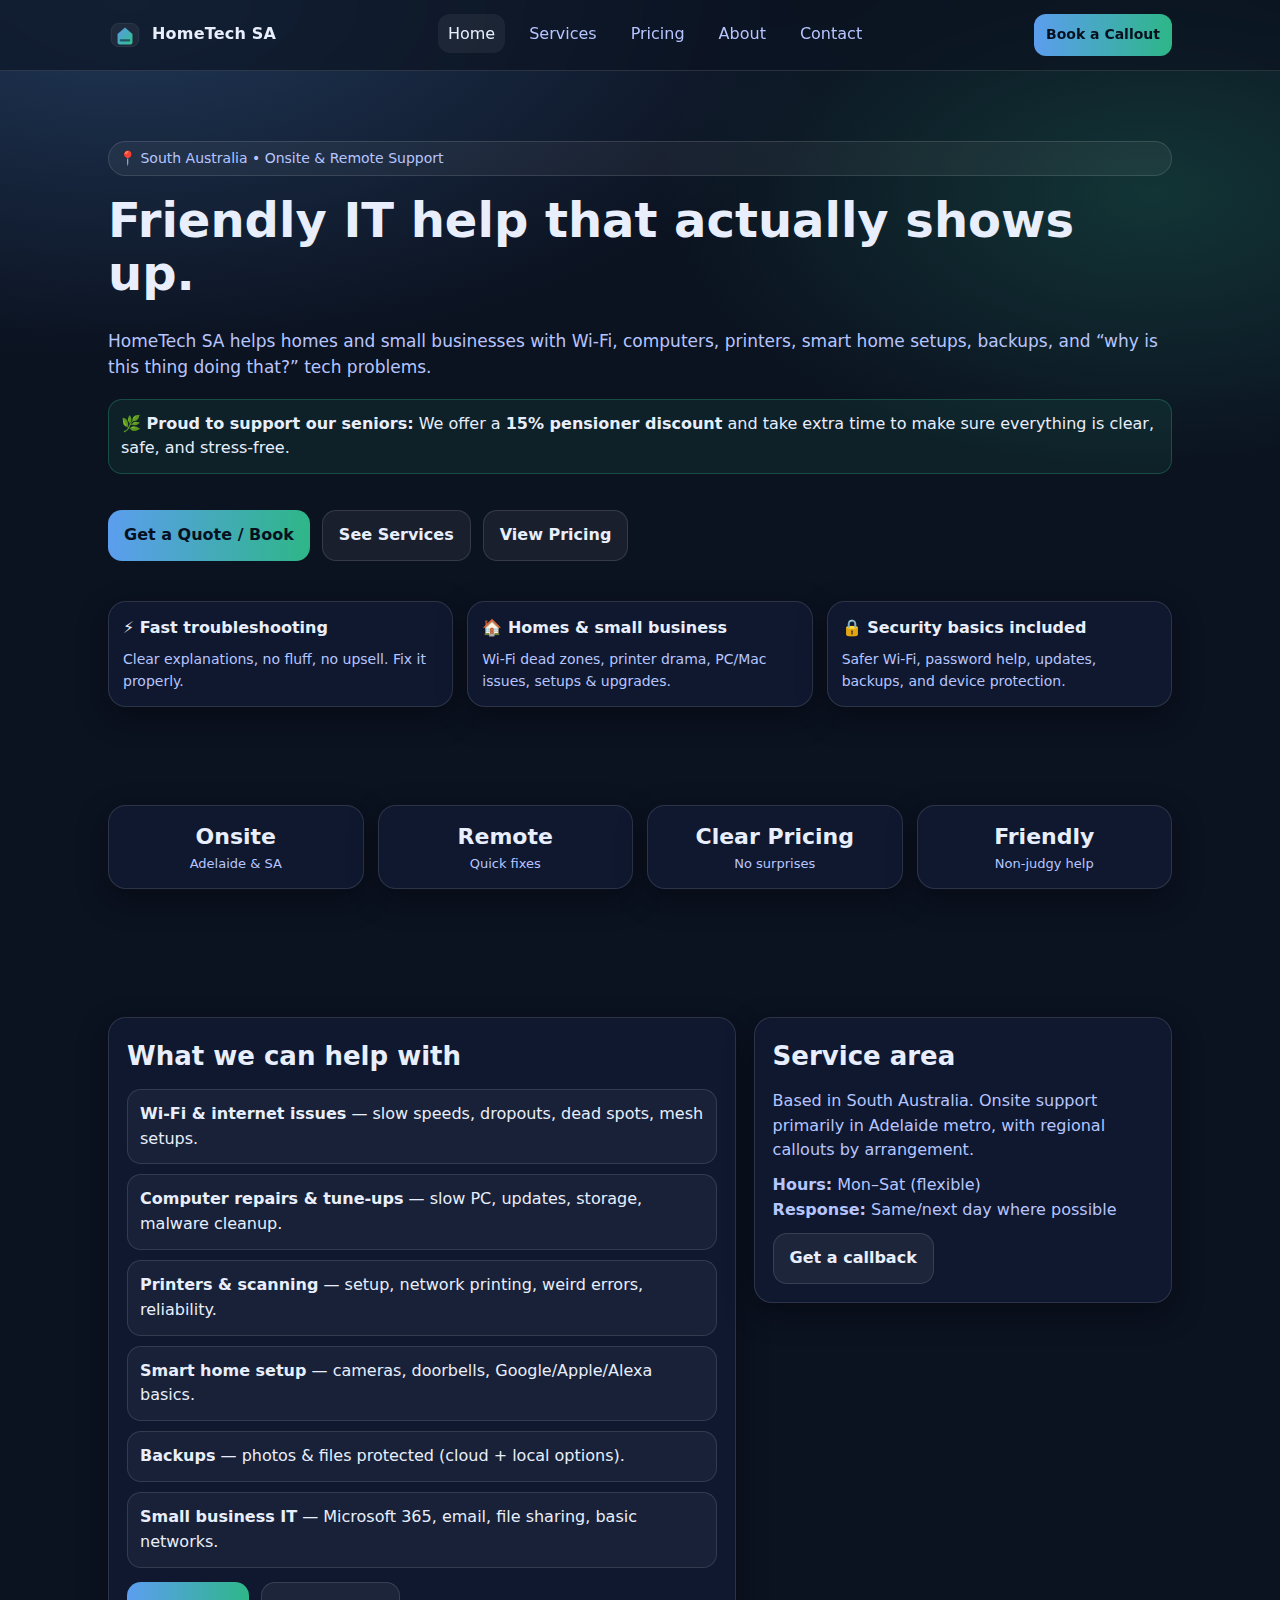
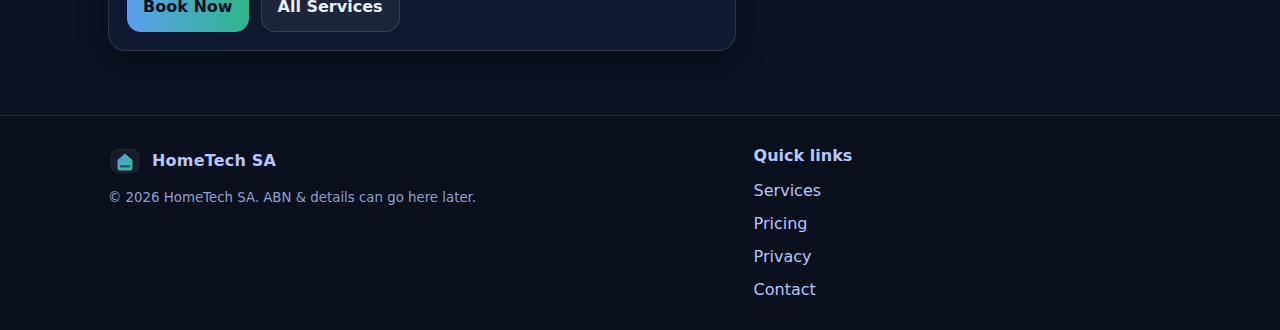
<file: index.html>
<!doctype html>
<html lang="en-AU">
<head>
  <meta charset="utf-8" />
  <meta name="viewport" content="width=device-width,initial-scale=1" />
  <title>HomeTech SA | Onsite IT Support for Homes & Small Businesses</title>
  <meta name="description" content="HomeTech SA provides friendly onsite IT support across South Australia. Wi-Fi fixes, PC & Mac help, smart home setup, printers, backups, and small business support." />
  <link rel="canonical" href="https://example.com/" />
  <meta name="theme-color" content="#0b1220" />
  <link rel="stylesheet" href="assets/css/style.css" />
  <script defer src="assets/js/main.js"></script>

  <!-- LocalBusiness schema (edit phone/address/service areas when ready) -->
  <script type="application/ld+json">
  {
    "@context":"https://schema.org",
    "@type":"LocalBusiness",
    "name":"HomeTech SA",
    "image":"https://example.com/assets/img/logo.png",
    "url":"https://example.com/",
    "telephone":"+61-4-0000-0000",
    "address":{
      "@type":"PostalAddress",
      "addressRegion":"SA",
      "addressCountry":"AU"
    },
    "areaServed":[
      {"@type":"AdministrativeArea","name":"Adelaide"},
      {"@type":"AdministrativeArea","name":"South Australia"}
    ],
    "description":"Onsite IT support for homes and small businesses across South Australia. Wi-Fi, computers, printers, smart home, backups, and troubleshooting."
  }
  </script>
</head>

<body>
<header class="site-header">
  <div class="container">
    <div class="navbar">
      <a class="brand" href="index.html">
        <img src="assets/img/logo.svg" alt="HomeTech SA logo" />
        <span>HomeTech SA</span>
      </a>

      <button class="mobile-toggle" data-menu-toggle aria-label="Open menu">Menu</button>

      <nav>
        <ul data-menu>
          <li><a data-nav href="index.html">Home</a></li>
          <li><a data-nav href="services.html">Services</a></li>
          <li><a data-nav href="pricing.html">Pricing</a></li>
          <li><a data-nav href="about.html">About</a></li>
          <li><a data-nav href="contact.html">Contact</a></li>
        </ul>
      </nav>

      <a class="btn primary small" href="contact.html">Book a Callout</a>
    </div>
  </div>
</header>

<main>
  <section class="hero">
    <div class="container hero-inner">
      <span class="badge">📍 South Australia • Onsite & Remote Support</span>
      <h1>Friendly IT help that actually shows up.</h1>
      <p>
        HomeTech SA helps homes and small businesses with Wi-Fi, computers, printers, smart home setups,
        backups, and “why is this thing doing that?” tech problems.
      </p>
      <div class="notice">
        <strong>🌿 Proud to support our seniors:</strong>  
        We offer a <strong>15% pensioner discount</strong> and take extra time to make sure everything is clear, safe, and stress-free.
      </div>
      <div class="hero-actions">
        <a class="btn primary" href="contact.html">Get a Quote / Book</a>
        <a class="btn" href="services.html">See Services</a>
        <a class="btn" href="pricing.html">View Pricing</a>
      </div>

      <div class="hero-cards">
        <div class="card">
          <h3>⚡ Fast troubleshooting</h3>
          <p class="muted">Clear explanations, no fluff, no upsell. Fix it properly.</p>
        </div>
        <div class="card">
          <h3>🏠 Homes & small business</h3>
          <p class="muted">Wi-Fi dead zones, printer drama, PC/Mac issues, setups & upgrades.</p>
        </div>
        <div class="card">
          <h3>🔒 Security basics included</h3>
          <p class="muted">Safer Wi-Fi, password help, updates, backups, and device protection.</p>
        </div>
      </div>
    </div>
  </section>

  <section class="section">
    <div class="container">
      <div class="kpis">
        <div class="card"><strong>Onsite</strong><span>Adelaide & SA</span></div>
        <div class="card"><strong>Remote</strong><span>Quick fixes</span></div>
        <div class="card"><strong>Clear Pricing</strong><span>No surprises</span></div>
        <div class="card"><strong>Friendly</strong><span>Non-judgy help</span></div>
      </div>
    </div>
  </section>

  <section class="section">
    <div class="container two-col">
      <div class="card">
        <h2>What we can help with</h2>
        <ul class="list">
          <li><strong>Wi-Fi & internet issues</strong> — slow speeds, dropouts, dead spots, mesh setups.</li>
          <li><strong>Computer repairs & tune-ups</strong> — slow PC, updates, storage, malware cleanup.</li>
          <li><strong>Printers & scanning</strong> — setup, network printing, weird errors, reliability.</li>
          <li><strong>Smart home setup</strong> — cameras, doorbells, Google/Apple/Alexa basics.</li>
          <li><strong>Backups</strong> — photos & files protected (cloud + local options).</li>
          <li><strong>Small business IT</strong> — Microsoft 365, email, file sharing, basic networks.</li>
        </ul>
        <div style="margin-top:14px; display:flex; gap:12px; flex-wrap:wrap;">
          <a class="btn primary" href="contact.html">Book Now</a>
          <a class="btn" href="services.html">All Services</a>
        </div>
      </div>

      <aside class="card">
        <h2>Service area</h2>
        <p class="muted">Based in South Australia. Onsite support primarily in Adelaide metro, with regional callouts by arrangement.</p>
        <p class="muted" style="margin-top:10px;">
          <strong>Hours:</strong> Mon–Sat (flexible) <br/>
          <strong>Response:</strong> Same/next day where possible
        </p>
        <a class="btn" href="contact.html">Get a callback</a>
      </aside>
    </div>
  </section>
</main>

<footer class="footer">
  <div class="container footer-grid">
    <div>
      <div class="brand">
        <img src="assets/img/logo.svg" alt="" />
        <span>HomeTech SA</span>
      </div>
      <small>© <span data-year></span> HomeTech SA. ABN & details can go here later.</small>
    </div>
    <div>
      <strong>Quick links</strong>
      <div style="display:grid; gap:8px; margin-top:10px;">
        <a href="services.html">Services</a>
        <a href="pricing.html">Pricing</a>
        <a href="privacy.html">Privacy</a>
        <a href="contact.html">Contact</a>
      </div>
    </div>
  </div>
</footer>
</body>
</html>
</file>
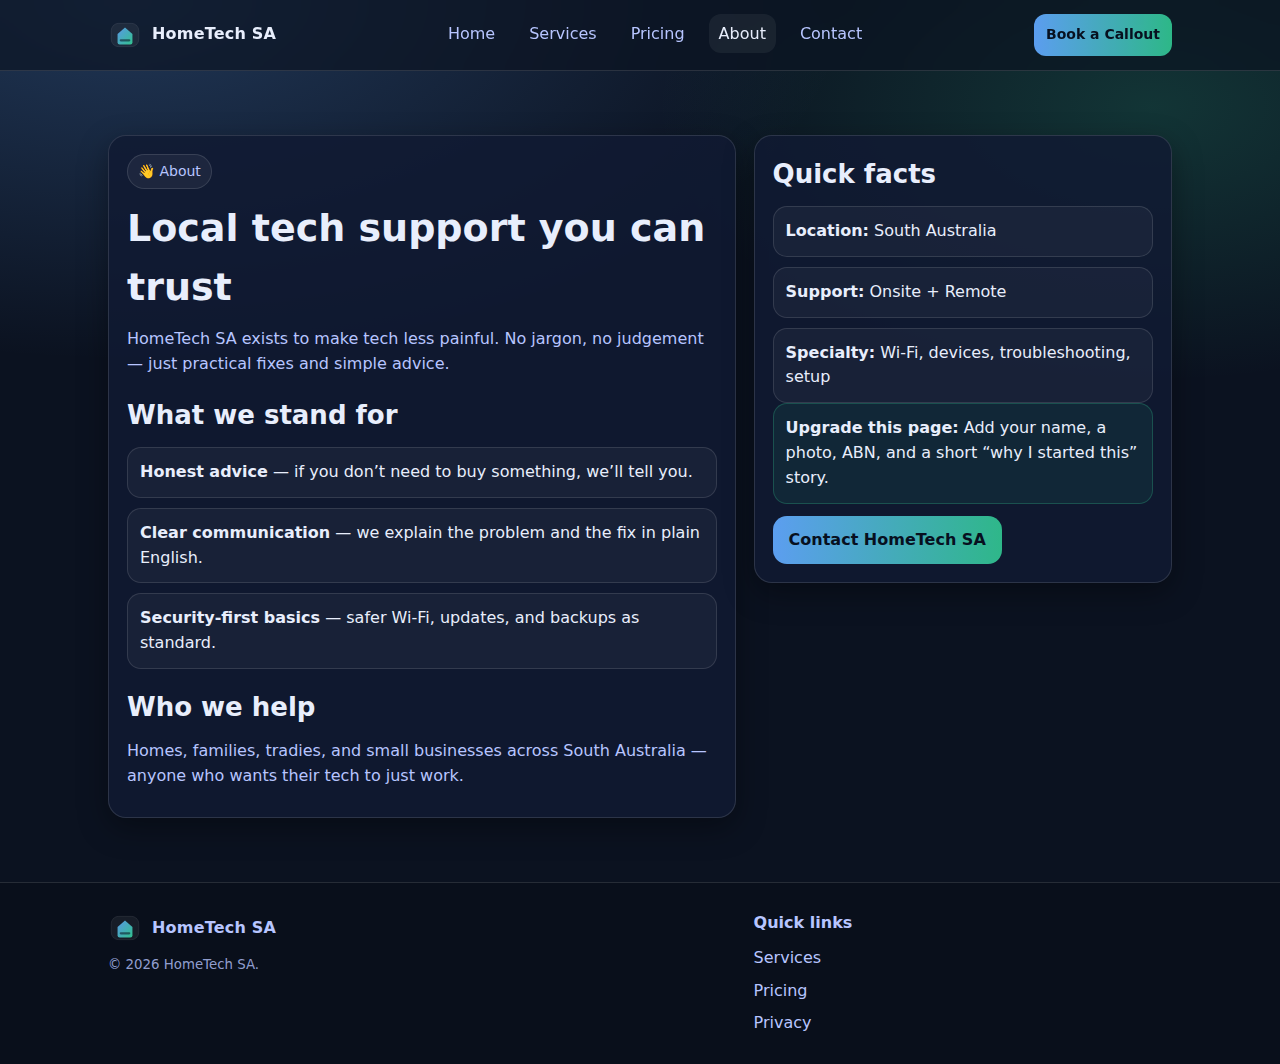
<file: about.html>
<!doctype html>
<html lang="en-AU">
<head>
  <meta charset="utf-8" />
  <meta name="viewport" content="width=device-width,initial-scale=1" />
  <title>About | HomeTech SA</title>
  <meta name="description" content="About HomeTech SA. Local, friendly IT support in South Australia for homes and small businesses." />
  <link rel="stylesheet" href="assets/css/style.css" />
  <script defer src="assets/js/main.js"></script>
</head>
<body>
<header class="site-header">
  <div class="container">
    <div class="navbar">
      <a class="brand" href="index.html"><img src="assets/img/logo.svg" alt="" /><span>HomeTech SA</span></a>
      <button class="mobile-toggle" data-menu-toggle aria-label="Open menu">Menu</button>
      <nav>
        <ul data-menu>
          <li><a data-nav href="index.html">Home</a></li>
          <li><a data-nav href="services.html">Services</a></li>
          <li><a data-nav href="pricing.html">Pricing</a></li>
          <li><a data-nav href="about.html">About</a></li>
          <li><a data-nav href="contact.html">Contact</a></li>
        </ul>
      </nav>
      <a class="btn primary small" href="contact.html">Book a Callout</a>
    </div>
  </div>
</header>

<main class="section">
  <div class="container two-col">
    <div class="card">
      <span class="badge">👋 About</span>
      <h1 style="margin:10px 0 0; font-size:38px;">Local tech support you can trust</h1>
      <p class="muted">
        HomeTech SA exists to make tech less painful. No jargon, no judgement — just practical fixes and simple advice.
      </p>

      <h2 style="margin-top:18px;">What we stand for</h2>
      <ul class="list">
        <li><strong>Honest advice</strong> — if you don’t need to buy something, we’ll tell you.</li>
        <li><strong>Clear communication</strong> — we explain the problem and the fix in plain English.</li>
        <li><strong>Security-first basics</strong> — safer Wi-Fi, updates, and backups as standard.</li>
      </ul>

      <h2 style="margin-top:18px;">Who we help</h2>
      <p class="muted">
        Homes, families, tradies, and small businesses across South Australia — anyone who wants their tech to just work.
      </p>
    </div>

    <aside class="card">
      <h2>Quick facts</h2>
      <ul class="list">
        <li><strong>Location:</strong> South Australia</li>
        <li><strong>Support:</strong> Onsite + Remote</li>
        <li><strong>Specialty:</strong> Wi-Fi, devices, troubleshooting, setup</li>
      </ul>
      <div class="notice">
        <strong>Upgrade this page:</strong> Add your name, a photo, ABN, and a short “why I started this” story.
      </div>
      <a class="btn primary" style="margin-top:12px;" href="contact.html">Contact HomeTech SA</a>
    </aside>
  </div>
</main>

<footer class="footer">
  <div class="container footer-grid">
    <div>
      <div class="brand"><img src="assets/img/logo.svg" alt="" /><span>HomeTech SA</span></div>
      <small>© <span data-year></span> HomeTech SA.</small>
    </div>
    <div>
      <strong>Quick links</strong>
      <div style="display:grid; gap:8px; margin-top:10px;">
        <a href="services.html">Services</a>
        <a href="pricing.html">Pricing</a>
        <a href="privacy.html">Privacy</a>
      </div>
    </div>
  </div>
</footer>
</body>
</html>
</file>
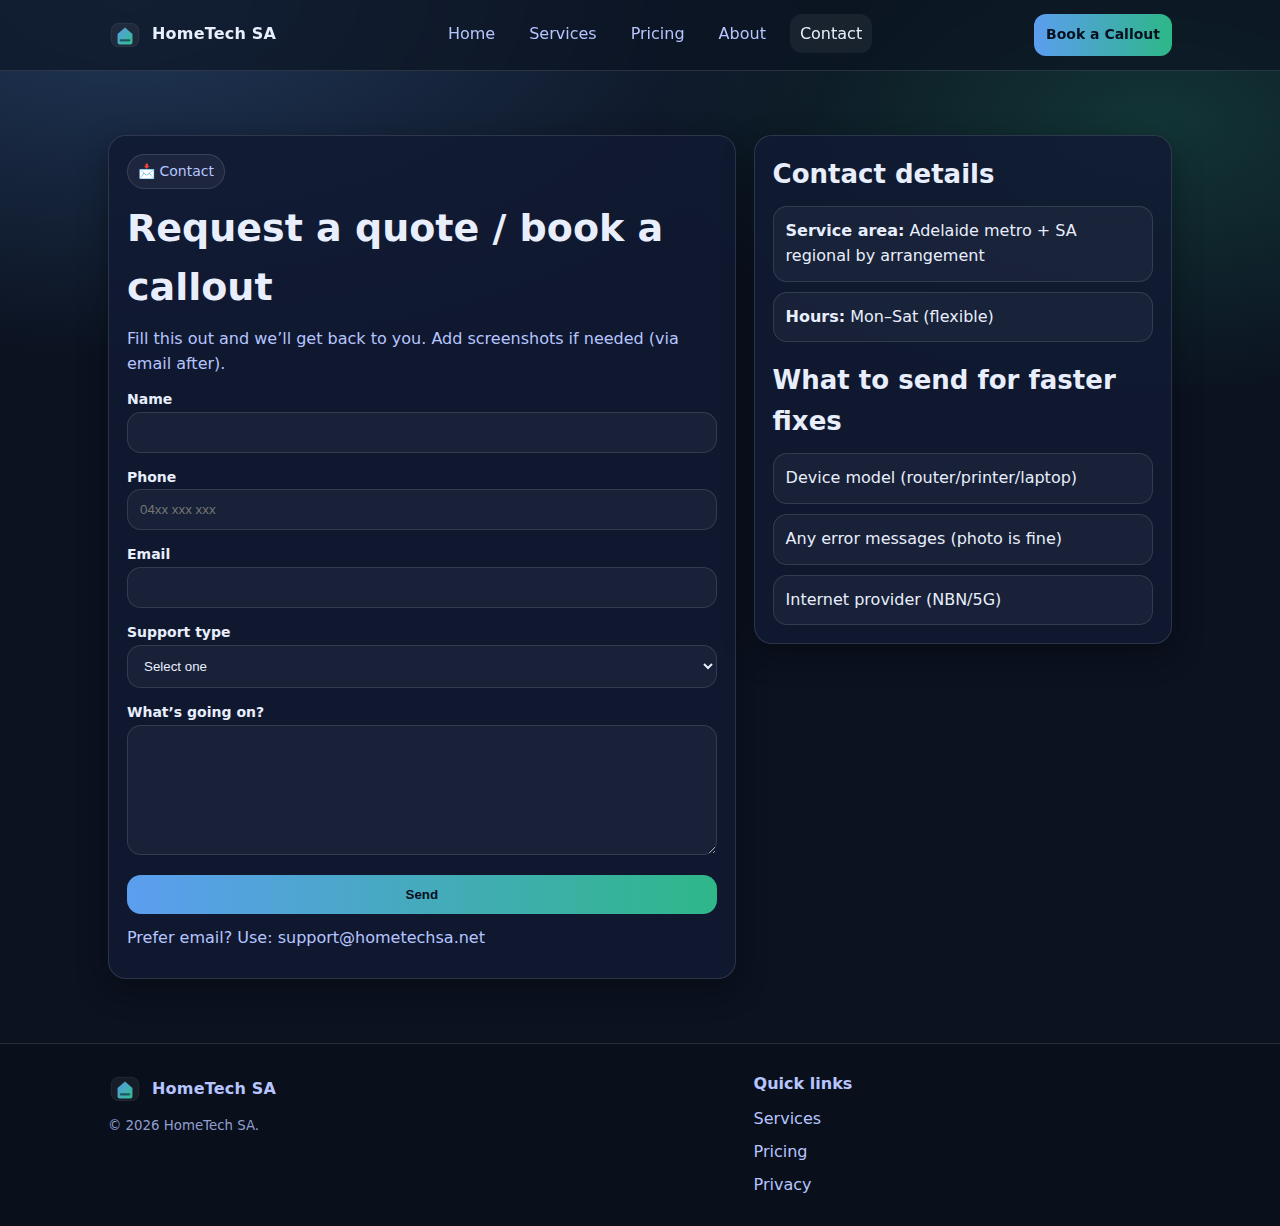
<file: contact.html>
<!doctype html>
<html lang="en-AU">
<head>
  <meta charset="utf-8" />
  <meta name="viewport" content="width=device-width,initial-scale=1" />
  <title>Contact | HomeTech SA</title>
  <meta name="description" content="Contact HomeTech SA for onsite IT support in South Australia. Book a callout or request a quote." />
  <link rel="stylesheet" href="assets/css/style.css" />
  <script defer src="assets/js/main.js"></script>
</head>
<body>
<header class="site-header">
  <div class="container">
    <div class="navbar">
      <a class="brand" href="index.html"><img src="assets/img/logo.svg" alt="" /><span>HomeTech SA</span></a>
      <button class="mobile-toggle" data-menu-toggle aria-label="Open menu">Menu</button>
      <nav>
        <ul data-menu>
          <li><a data-nav href="index.html">Home</a></li>
          <li><a data-nav href="services.html">Services</a></li>
          <li><a data-nav href="pricing.html">Pricing</a></li>
          <li><a data-nav href="about.html">About</a></li>
          <li><a data-nav href="contact.html">Contact</a></li>
        </ul>
      </nav>
      <a class="btn primary small" href="contact.html">Book a Callout</a>
    </div>
  </div>
</header>

<main class="section">
  <div class="container two-col">
    <div class="card">
      <span class="badge">📩 Contact</span>
      <h1 style="margin:10px 0 0; font-size:38px;">Request a quote / book a callout</h1>
      <p class="muted">Fill this out and we’ll get back to you. Add screenshots if needed (via email after).</p>

      <form action="https://formspree.io/f/xwvnpowb" method="POST" id="contactForm">
  <div>
    <label for="name">Name</label>
    <input id="name" name="name" autocomplete="name" required />
  </div>

  <div>
    <label for="phone">Phone</label>
    <input id="phone" name="phone" autocomplete="tel" placeholder="04xx xxx xxx" />
  </div>

  <div>
    <label for="email">Email</label>
    <input id="email" name="email" type="email" autocomplete="email" required />
  </div>

  <div>
    <label for="type">Support type</label>
    <select id="type" name="type" required>
      <option value="">Select one</option>
      <option>Onsite (Adelaide/SA)</option>
      <option>Remote support</option>
      <option>Not sure</option>
    </select>
  </div>

  <div>
    <label for="message">What’s going on?</label>
    <textarea id="message" name="message" required></textarea>
  </div>

  <!-- Helps reduce spam -->
  <input type="text" name="_gotcha" style="display:none" tabindex="-1" autocomplete="off" />

  <!-- Nice email subject -->
  <input type="hidden" name="_subject" value="New enquiry - HomeTech SA" />

  <!-- Where to redirect after submit -->
  <input type="hidden" name="_next" value="https://hometechsa.com.au/contact.html?sent=1" />

  <button class="btn primary" type="submit">Send</button>

  <p class="notice" id="sentMsg" style="display:none; margin-top:12px;">
    ✅ Sent! We’ll get back to you ASAP.
  </p>
</form>

<script>
  // Show a "Sent" message after redirect (?sent=1)
  if (new URLSearchParams(location.search).get("sent") === "1") {
    const msg = document.getElementById("sentMsg");
    if (msg) msg.style.display = "block";
  }
</script>


      <p class="muted" style="margin-top:12px;">
        Prefer email? Use: <a href="mailto:hello@hometechsa.com.au">support@hometechsa.net</a>
      </p>
    </div>

    <aside class="card">
      <h2>Contact details</h2>
      <ul class="list">
        <li><strong>Service area:</strong> Adelaide metro + SA regional by arrangement</li>
        <li><strong>Hours:</strong> Mon–Sat (flexible)</li>
        <!-- <li><strong>Phone:</strong> 04xx xxx xxx (add later)</li> -->
      </ul>
      
      <h2 style="margin-top:18px;">What to send for faster fixes</h2>
      <ul class="list">
        <li>Device model (router/printer/laptop)</li>
        <li>Any error messages (photo is fine)</li>
        <li>Internet provider (NBN/5G)</li>
      </ul>
    </aside>
  </div>
</main>

<footer class="footer">
  <div class="container footer-grid">
    <div>
      <div class="brand"><img src="assets/img/logo.svg" alt="" /><span>HomeTech SA</span></div>
      <small>© <span data-year></span> HomeTech SA.</small>
    </div>
    <div>
      <strong>Quick links</strong>
      <div style="display:grid; gap:8px; margin-top:10px;">
        <a href="services.html">Services</a>
        <a href="pricing.html">Pricing</a>
        <a href="privacy.html">Privacy</a>
      </div>
    </div>
  </div>
</footer>
</body>
</html>
</file>
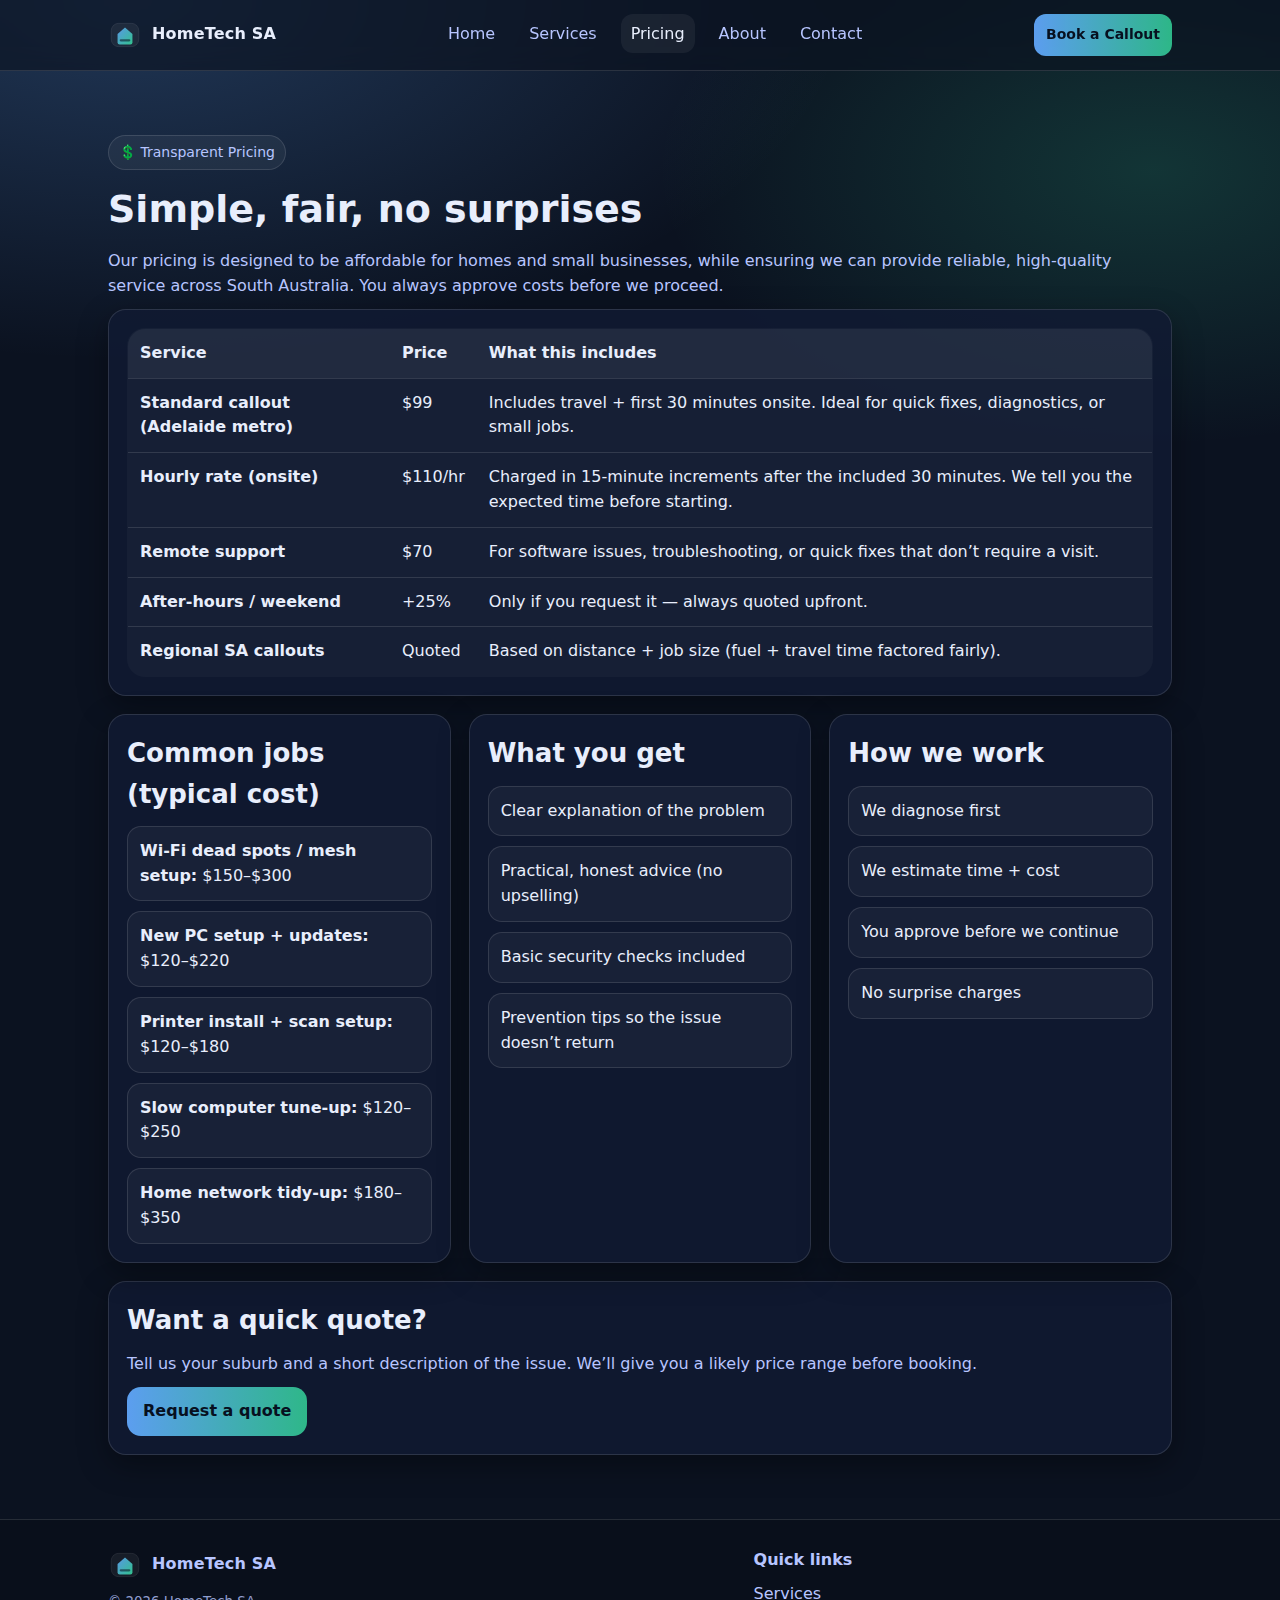
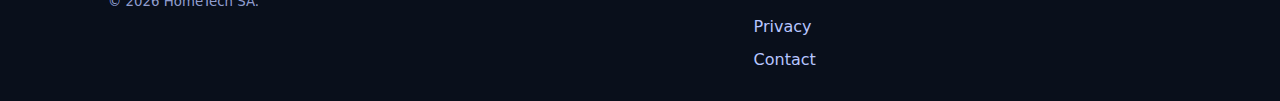
<file: pricing.html>
<!doctype html>
<html lang="en-AU">
<head>
  <meta charset="utf-8" />
  <meta name="viewport" content="width=device-width,initial-scale=1" />
  <title>Pricing | HomeTech SA</title>
  <meta name="description" content="Transparent pricing for HomeTech SA. Callout, hourly rates, and common job estimates for onsite IT support in South Australia." />
  <link rel="stylesheet" href="assets/css/style.css" />
  <script defer src="assets/js/main.js"></script>
</head>
<body>
<header class="site-header">
  <div class="container">
    <div class="navbar">
      <a class="brand" href="index.html"><img src="assets/img/logo.svg" alt="" /><span>HomeTech SA</span></a>
      <button class="mobile-toggle" data-menu-toggle aria-label="Open menu">Menu</button>
      <nav>
        <ul data-menu>
          <li><a data-nav href="index.html">Home</a></li>
          <li><a data-nav href="services.html">Services</a></li>
          <li><a data-nav href="pricing.html">Pricing</a></li>
          <li><a data-nav href="about.html">About</a></li>
          <li><a data-nav href="contact.html">Contact</a></li>
        </ul>
      </nav>
      <a class="btn primary small" href="contact.html">Book a Callout</a>
    </div>
  </div>
</header>

<main class="section">
  <div class="container">
    <span class="badge">💲 Transparent Pricing</span>
    <h1 style="margin:10px 0 0; font-size:38px;">Simple, fair, no surprises</h1>
    <p class="muted">
      Our pricing is designed to be affordable for homes and small businesses,
      while ensuring we can provide reliable, high-quality service across South Australia.
      You always approve costs before we proceed.
    </p>

    <div class="card">
      <table aria-label="Pricing table">
        <thead>
          <tr>
            <th>Service</th>
            <th>Price</th>
            <th>What this includes</th>
          </tr>
        </thead>
        <tbody>
          <tr>
            <td><strong>Standard callout (Adelaide metro)</strong></td>
            <td>$99</td>
            <td>
              Includes travel + first 30 minutes onsite.  
              Ideal for quick fixes, diagnostics, or small jobs.
            </td>
          </tr>
          <tr>
            <td><strong>Hourly rate (onsite)</strong></td>
            <td>$110/hr</td>
            <td>
              Charged in 15-minute increments after the included 30 minutes.
              We tell you the expected time before starting.
            </td>
          </tr>
          <tr>
            <td><strong>Remote support</strong></td>
            <td>$70</td>
            <td>
              For software issues, troubleshooting, or quick fixes that don’t require a visit.
            </td>
          </tr>
          <tr>
            <td><strong>After-hours / weekend</strong></td>
            <td>+25%</td>
            <td>
              Only if you request it — always quoted upfront.
            </td>
          </tr>
          <tr>
            <td><strong>Regional SA callouts</strong></td>
            <td>Quoted</td>
            <td>
              Based on distance + job size (fuel + travel time factored fairly).
            </td>
          </tr>
        </tbody>
      </table>
    </div>

    <div class="grid" style="grid-template-columns: repeat(3,1fr); margin-top:18px;">
      <div class="card">
        <h2>Common jobs (typical cost)</h2>
        <ul class="list">
          <li><strong>Wi-Fi dead spots / mesh setup:</strong> $150–$300</li>
          <li><strong>New PC setup + updates:</strong> $120–$220</li>
          <li><strong>Printer install + scan setup:</strong> $120–$180</li>
          <li><strong>Slow computer tune-up:</strong> $120–$250</li>
          <li><strong>Home network tidy-up:</strong> $180–$350</li>
        </ul>
      </div>

      <div class="card">
        <h2>What you get</h2>
        <ul class="list">
          <li>Clear explanation of the problem</li>
          <li>Practical, honest advice (no upselling)</li>
          <li>Basic security checks included</li>
          <li>Prevention tips so the issue doesn’t return</li>
        </ul>
      </div>

      <div class="card">
        <h2>How we work</h2>
        <ul class="list">
          <li>We diagnose first</li>
          <li>We estimate time + cost</li>
          <li>You approve before we continue</li>
          <li>No surprise charges</li>
        </ul>
      </div>
    </div>

    <div class="card" style="margin-top:18px;">
      <h2>Want a quick quote?</h2>
      <p class="muted">
        Tell us your suburb and a short description of the issue.  
        We’ll give you a likely price range before booking.
      </p>
      <a class="btn primary" href="contact.html">Request a quote</a>
    </div>
  </div>
</main>

<footer class="footer">
  <div class="container footer-grid">
    <div>
      <div class="brand"><img src="assets/img/logo.svg" alt="" /><span>HomeTech SA</span></div>
      <small>© <span data-year></span> HomeTech SA.</small>
    </div>
    <div>
      <strong>Quick links</strong>
      <div style="display:grid; gap:8px; margin-top:10px;">
        <a href="services.html">Services</a>
        <a href="privacy.html">Privacy</a>
        <a href="contact.html">Contact</a>
      </div>
    </div>
  </div>
</footer>
</body>
</html>
</file>
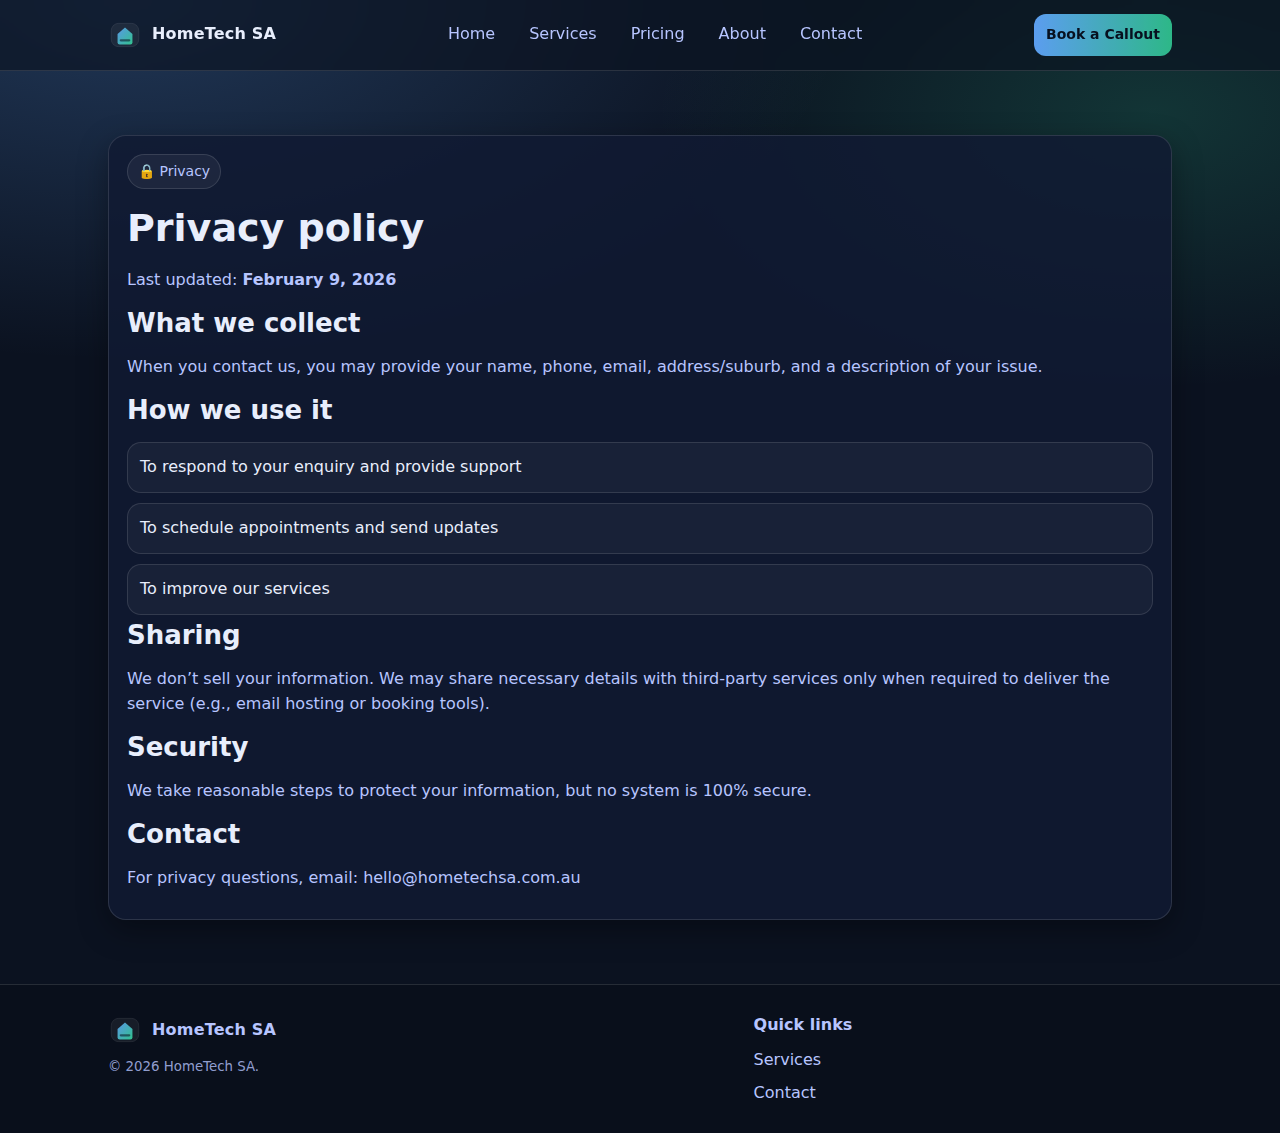
<file: privacy.html>
<!doctype html>
<html lang="en-AU">
<head>
  <meta charset="utf-8" />
  <meta name="viewport" content="width=device-width,initial-scale=1" />
  <title>Privacy | HomeTech SA</title>
  <meta name="description" content="Privacy policy for HomeTech SA." />
  <link rel="stylesheet" href="assets/css/style.css" />
  <script defer src="assets/js/main.js"></script>
</head>
<body>
<header class="site-header">
  <div class="container">
    <div class="navbar">
      <a class="brand" href="index.html"><img src="assets/img/logo.svg" alt="" /><span>HomeTech SA</span></a>
      <button class="mobile-toggle" data-menu-toggle aria-label="Open menu">Menu</button>
      <nav>
        <ul data-menu>
          <li><a data-nav href="index.html">Home</a></li>
          <li><a data-nav href="services.html">Services</a></li>
          <li><a data-nav href="pricing.html">Pricing</a></li>
          <li><a data-nav href="about.html">About</a></li>
          <li><a data-nav href="contact.html">Contact</a></li>
        </ul>
      </nav>
      <a class="btn primary small" href="contact.html">Book a Callout</a>
    </div>
  </div>
</header>

<main class="section">
  <div class="container">
    <div class="card">
      <span class="badge">🔒 Privacy</span>
      <h1 style="margin:10px 0 0; font-size:38px;">Privacy policy</h1>
      <p class="muted">Last updated: <strong>February 9, 2026</strong></p>

      <h2>What we collect</h2>
      <p class="muted">When you contact us, you may provide your name, phone, email, address/suburb, and a description of your issue.</p>

      <h2>How we use it</h2>
      <ul class="list">
        <li>To respond to your enquiry and provide support</li>
        <li>To schedule appointments and send updates</li>
        <li>To improve our services</li>
      </ul>

      <h2>Sharing</h2>
      <p class="muted">We don’t sell your information. We may share necessary details with third-party services only when required to deliver the service (e.g., email hosting or booking tools).</p>

      <h2>Security</h2>
      <p class="muted">We take reasonable steps to protect your information, but no system is 100% secure.</p>

      <h2>Contact</h2>
      <p class="muted">For privacy questions, email: <a href="mailto:hello@hometechsa.com.au">hello@hometechsa.com.au</a></p>
    </div>
  </div>
</main>

<footer class="footer">
  <div class="container footer-grid">
    <div>
      <div class="brand"><img src="assets/img/logo.svg" alt="" /><span>HomeTech SA</span></div>
      <small>© <span data-year></span> HomeTech SA.</small>
    </div>
    <div>
      <strong>Quick links</strong>
      <div style="display:grid; gap:8px; margin-top:10px;">
        <a href="services.html">Services</a>
        <a href="contact.html">Contact</a>
      </div>
    </div>
  </div>
</footer>
</body>
</html>
</file>
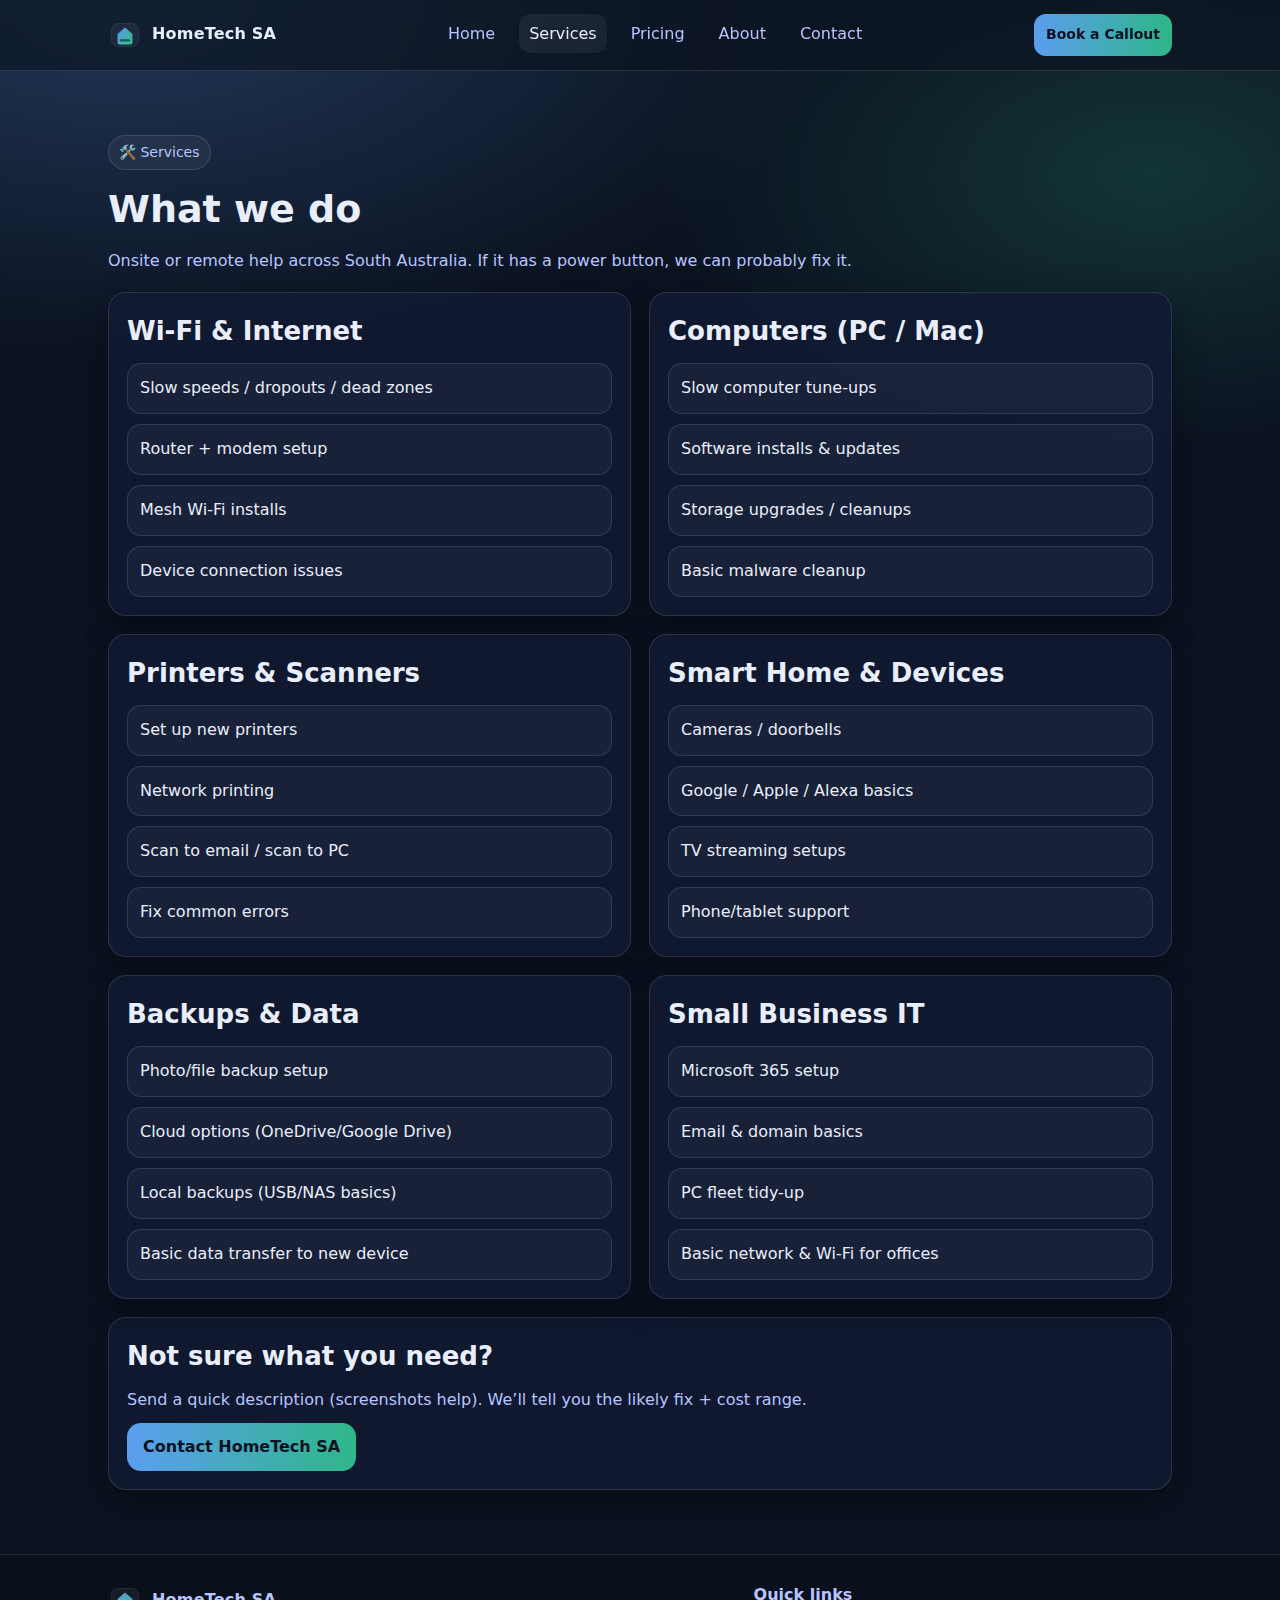
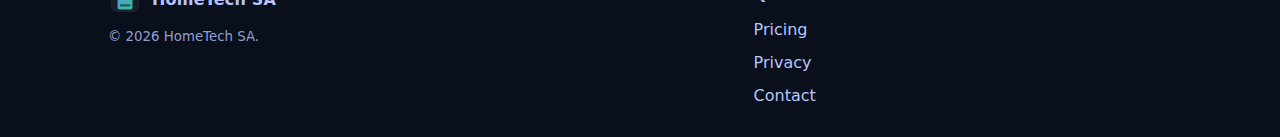
<file: services.html>
<!doctype html>
<html lang="en-AU">
<head>
  <meta charset="utf-8" />
  <meta name="viewport" content="width=device-width,initial-scale=1" />
  <title>Services | HomeTech SA</title>
  <meta name="description" content="HomeTech SA services: Wi-Fi & internet fixes, PC/Mac support, smart home setup, printers, backups, and small business IT across South Australia." />
  <link rel="stylesheet" href="assets/css/style.css" />
  <script defer src="assets/js/main.js"></script>
</head>
<body>
<header class="site-header">
  <div class="container">
    <div class="navbar">
      <a class="brand" href="index.html"><img src="assets/img/logo.svg" alt="" /><span>HomeTech SA</span></a>
      <button class="mobile-toggle" data-menu-toggle aria-label="Open menu">Menu</button>
      <nav>
        <ul data-menu>
          <li><a data-nav href="index.html">Home</a></li>
          <li><a data-nav href="services.html">Services</a></li>
          <li><a data-nav href="pricing.html">Pricing</a></li>
          <li><a data-nav href="about.html">About</a></li>
          <li><a data-nav href="contact.html">Contact</a></li>
        </ul>
      </nav>
      <a class="btn primary small" href="contact.html">Book a Callout</a>
    </div>
  </div>
</header>

<main class="section">
  <div class="container">
    <span class="badge">🛠️ Services</span>
    <h1 style="margin:10px 0 0; font-size:38px;">What we do</h1>
    <p class="muted">Onsite or remote help across South Australia. If it has a power button, we can probably fix it.</p>

    <div class="grid" style="grid-template-columns: repeat(2,1fr); margin-top:18px;">
      <div class="card">
        <h2>Wi-Fi & Internet</h2>
        <ul class="list">
          <li>Slow speeds / dropouts / dead zones</li>
          <li>Router + modem setup</li>
          <li>Mesh Wi-Fi installs</li>
          <li>Device connection issues</li>
        </ul>
      </div>

      <div class="card">
        <h2>Computers (PC / Mac)</h2>
        <ul class="list">
          <li>Slow computer tune-ups</li>
          <li>Software installs & updates</li>
          <li>Storage upgrades / cleanups</li>
          <li>Basic malware cleanup</li>
        </ul>
      </div>

      <div class="card">
        <h2>Printers & Scanners</h2>
        <ul class="list">
          <li>Set up new printers</li>
          <li>Network printing</li>
          <li>Scan to email / scan to PC</li>
          <li>Fix common errors</li>
        </ul>
      </div>

      <div class="card">
        <h2>Smart Home & Devices</h2>
        <ul class="list">
          <li>Cameras / doorbells</li>
          <li>Google / Apple / Alexa basics</li>
          <li>TV streaming setups</li>
          <li>Phone/tablet support</li>
        </ul>
      </div>

      <div class="card">
        <h2>Backups & Data</h2>
        <ul class="list">
          <li>Photo/file backup setup</li>
          <li>Cloud options (OneDrive/Google Drive)</li>
          <li>Local backups (USB/NAS basics)</li>
          <li>Basic data transfer to new device</li>
        </ul>
      </div>

      <div class="card">
        <h2>Small Business IT</h2>
        <ul class="list">
          <li>Microsoft 365 setup</li>
          <li>Email & domain basics</li>
          <li>PC fleet tidy-up</li>
          <li>Basic network & Wi-Fi for offices</li>
        </ul>
      </div>
    </div>

    <div class="card" style="margin-top:18px;">
      <h2>Not sure what you need?</h2>
      <p class="muted">Send a quick description (screenshots help). We’ll tell you the likely fix + cost range.</p>
      <a class="btn primary" href="contact.html">Contact HomeTech SA</a>
    </div>
  </div>
</main>

<footer class="footer">
  <div class="container footer-grid">
    <div>
      <div class="brand"><img src="assets/img/logo.svg" alt="" /><span>HomeTech SA</span></div>
      <small>© <span data-year></span> HomeTech SA.</small>
    </div>
    <div>
      <strong>Quick links</strong>
      <div style="display:grid; gap:8px; margin-top:10px;">
        <a href="pricing.html">Pricing</a>
        <a href="privacy.html">Privacy</a>
        <a href="contact.html">Contact</a>
      </div>
    </div>
  </div>
</footer>
</body>
</html>
</file>
<file: assets/css/style.css>
/* HomeTech SA - simple, fast, responsive */
:root{
  --bg:#0b1220;
  --card:#101a33;
  --text:#e8eefc;
  --muted:#b7c5ff;
  --brand:#60a5fa;
  --brand2:#34d399;
  --border: rgba(255,255,255,.12);
  --shadow: 0 10px 30px rgba(0,0,0,.35);
  --max: 1100px;
  --radius: 18px;
}

*{box-sizing:border-box}
html{scroll-behavior:smooth}
body{
  margin:0;
  font-family: system-ui,-apple-system,Segoe UI,Roboto,Ubuntu,Cantarell,Noto Sans,Arial,sans-serif;
  color:var(--text);
  background: radial-gradient(1200px 600px at 10% 0%, rgba(96,165,250,.25), transparent 60%),
              radial-gradient(900px 500px at 90% 10%, rgba(52,211,153,.18), transparent 55%),
              var(--bg);
  line-height:1.55;
}

a{color:inherit; text-decoration:none}
a:hover{opacity:.92}

.container{max-width:var(--max); margin:0 auto; padding:0 18px}
.section{padding:64px 0}
.grid{display:grid; gap:18px}
.card{
  background: rgba(16,26,51,.85);
  border: 1px solid var(--border);
  border-radius: var(--radius);
  box-shadow: var(--shadow);
  padding: 18px;
}
.badge{
  display:inline-flex; gap:8px; align-items:center;
  padding:6px 10px;
  border:1px solid var(--border);
  border-radius:999px;
  color:var(--muted);
  background: rgba(255,255,255,.05);
  font-size:14px;
}
.btn{
  display:inline-flex; align-items:center; justify-content:center;
  gap:10px;
  padding:12px 16px;
  border-radius: 14px;
  border: 1px solid var(--border);
  background: rgba(255,255,255,.06);
  cursor:pointer;
  font-weight:600;
}
.btn.primary{
  background: linear-gradient(90deg, rgba(96,165,250,.95), rgba(52,211,153,.85));
  border: none;
  color: #07101f;
}
.btn.small{padding:10px 12px; border-radius: 12px; font-size:14px}
.btn:hover{transform: translateY(-1px)}
.btn:active{transform: translateY(0)}

header.site-header{
  position: sticky; top:0; z-index: 50;
  backdrop-filter: blur(10px);
  background: rgba(11,18,32,.65);
  border-bottom: 1px solid var(--border);
}
.navbar{
  display:flex; align-items:center; justify-content:space-between;
  padding: 14px 0;
}
.brand{
  display:flex; align-items:center; gap:10px;
  font-weight:800;
  letter-spacing:.2px;
}
.brand img{width:34px; height:34px}
nav ul{
  list-style:none; padding:0; margin:0;
  display:flex; gap:14px; align-items:center;
}
nav a{
  padding:10px 10px;
  border-radius: 12px;
  color: var(--muted);
}
nav a.active, nav a:hover{
  color: var(--text);
  background: rgba(255,255,255,.06);
}
.mobile-toggle{
  display:none;
  border:1px solid var(--border);
  background: rgba(255,255,255,.06);
  border-radius: 12px;
  padding:10px 12px;
}

.hero{
  padding: 70px 0 34px;
}
.hero-inner{
  display:grid;
  gap:18px;
  align-items:center;
}
.hero h1{
  margin:0;
  font-size: clamp(30px, 4vw, 48px);
  line-height:1.1;
}
.hero p{margin:10px 0 0; color: var(--muted); font-size: 17px}
.hero-actions{display:flex; flex-wrap:wrap; gap:12px; margin-top:18px}
.hero-cards{display:grid; grid-template-columns: repeat(3, 1fr); gap:14px; margin-top:22px}
.hero-cards .card{padding:14px}
.hero-cards h3{margin:0 0 8px; font-size:16px}
.hero-cards p{margin:0; color:var(--muted); font-size:14px}

.kpis{display:grid; grid-template-columns: repeat(4,1fr); gap:14px}
.kpis .card{padding:14px; text-align:center}
.kpis strong{font-size:22px}
.kpis span{display:block; color:var(--muted); font-size:13px}

.two-col{display:grid; grid-template-columns: 1.2fr .8fr; gap:18px; align-items:start}
.list{
  margin:0; padding:0; list-style:none;
  display:grid; gap:10px;
}
.list li{
  padding:12px;
  border:1px solid var(--border);
  border-radius: 14px;
  background: rgba(255,255,255,.04);
}
.muted{color:var(--muted)}
h2{margin:0 0 12px; font-size: 26px}
h3{margin:0 0 10px}
p{margin: 10px 0}

table{
  width:100%;
  border-collapse: collapse;
  overflow:hidden;
  border-radius: var(--radius);
  border: 1px solid var(--border);
  background: rgba(255,255,255,.03);
}
th, td{
  padding: 12px 12px;
  border-bottom: 1px solid var(--border);
  text-align:left;
  vertical-align: top;
}
th{color: var(--text); background: rgba(255,255,255,.05)}
tr:last-child td{border-bottom:none}

form{
  display:grid; gap:12px;
}
label{font-weight:600; font-size:14px}
input, textarea, select{
  width:100%;
  padding: 12px 12px;
  border-radius: 14px;
  border: 1px solid var(--border);
  background: rgba(255,255,255,.04);
  color: var(--text);
  outline:none;
}
textarea{min-height: 130px; resize: vertical}
input:focus, textarea:focus, select:focus{
  border-color: rgba(96,165,250,.7);
  box-shadow: 0 0 0 4px rgba(96,165,250,.18);
}

.footer{
  border-top: 1px solid var(--border);
  padding: 28px 0;
  color: var(--muted);
  background: rgba(0,0,0,.15);
}
.footer-grid{
  display:grid;
  grid-template-columns: 1.2fr .8fr;
  gap: 18px;
}
.footer small{display:block; margin-top:10px; color: rgba(183,197,255,.8)}
.footer a{color: var(--muted)}
.footer a:hover{color: var(--text)}

.notice{
  padding: 12px;
  border-radius: 14px;
  border: 1px solid rgba(52,211,153,.25);
  background: rgba(52,211,153,.08);
  color: var(--text);
}

@media (max-width: 900px){
  .hero-cards{grid-template-columns: 1fr}
  .kpis{grid-template-columns: 1fr 1fr}
  .two-col{grid-template-columns: 1fr}
  nav ul{display:none}
  nav ul.open{
    display:flex;
    flex-direction:column;
    align-items:stretch;
    gap:8px;
    position:absolute;
    right: 18px;
    top: 64px;
    width:min(320px, calc(100vw - 36px));
    padding: 12px;
    border:1px solid var(--border);
    border-radius: var(--radius);
    background: rgba(11,18,32,.92);
    box-shadow: var(--shadow);
  }
  .mobile-toggle{display:inline-flex}
}
</file>
